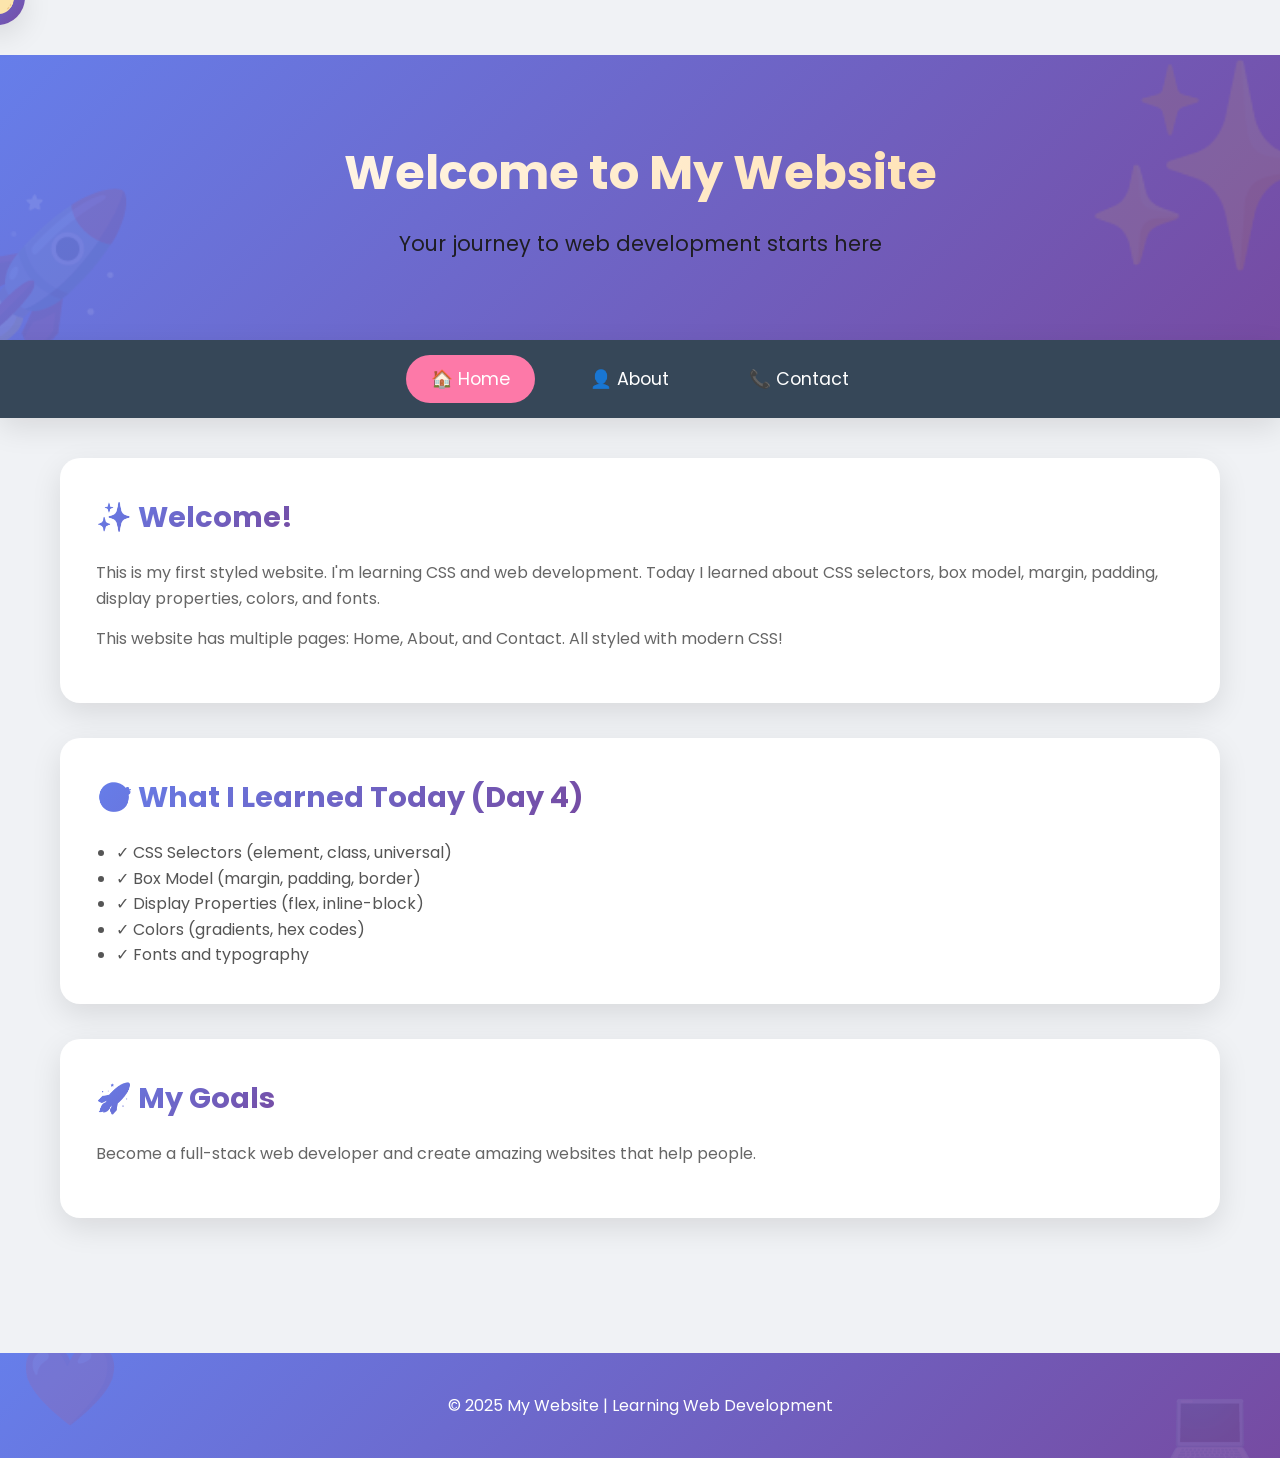
<file: index.html>
<!DOCTYPE html>
<html lang="en">
<head>
    <meta charset="UTF-8">
    <meta name="viewport" content="width=device-width, initial-scale=1.0">
    <title>Home - My Website</title>
    <link rel="stylesheet" href="style.css">
    <!-- Google Fonts -->
<link href="https://fonts.googleapis.com/css2?family=Poppins:wght@300;400;500;600;700;800&display=swap" rel="stylesheet">

<!-- Dark Mode Toggle Button - Body ke end se pehle -->
<button class="theme-toggle" onclick="toggleTheme()" data-tooltip="Switch Theme">
    🌓
</button>

<!-- Loading Animation -->
<div class="loader" id="loader">
    <div class="spinner"></div>
</div>

<script>
    // Dark Mode Toggle
    function toggleTheme() {
        const body = document.body;
        const currentTheme = body.getAttribute('data-theme');
        if (currentTheme === 'dark') {
            body.removeAttribute('data-theme');
            localStorage.setItem('theme', 'light');
        } else {
            body.setAttribute('data-theme', 'dark');
            localStorage.setItem('theme', 'dark');
        }
    }
    
    // Load saved theme
    const savedTheme = localStorage.getItem('theme');
    if (savedTheme === 'dark') {
        document.body.setAttribute('data-theme', 'dark');
    }
    
    // Hide loader
    window.addEventListener('load', function() {
        const loader = document.getElementById('loader');
        loader.classList.add('hide');
        setTimeout(() => {
            loader.style.display = 'none';
        }, 500);
    });
    
    // Scroll Reveal
    function isElementInViewport(el) {
        const rect = el.getBoundingClientRect();
        return (
            rect.top <= (window.innerHeight || document.documentElement.clientHeight) &&
            rect.bottom >= 0
        );
    }
    
    function handleScrollReveal() {
        const revealElements = document.querySelectorAll('.reveal');
        revealElements.forEach(el => {
            if (isElementInViewport(el)) {
                el.classList.add('active');
            }
        });
    }
    
    // Add reveal class to cards
    document.querySelectorAll('.card').forEach(card => {
        card.classList.add('reveal');
    });
    
    window.addEventListener('scroll', handleScrollReveal);
    window.addEventListener('load', handleScrollReveal);
</script>
</head>
<body>

<header>
    <h1>Welcome to My Website</h1>
    <p>Your journey to web development starts here</p>
</header>

<nav>
    <a href="index.html" class="active">🏠 Home</a>
    <a href="about.html">👤 About</a>
    <a href="contact.html">📞 Contact</a>
</nav>

<main class="container">
    <div class="card">
        <h2>✨ Welcome!</h2>
        <p>This is my first styled website. I'm learning CSS and web development. Today I learned about CSS selectors, box model, margin, padding, display properties, colors, and fonts.</p>
        <p>This website has multiple pages: Home, About, and Contact. All styled with modern CSS!</p>
    </div>

    <div class="card">
        <h2>🎯 What I Learned Today (Day 4)</h2>
        <ul style="margin-left: 20px; color: #555;">
            <li>✓ CSS Selectors (element, class, universal)</li>
            <li>✓ Box Model (margin, padding, border)</li>
            <li>✓ Display Properties (flex, inline-block)</li>
            <li>✓ Colors (gradients, hex codes)</li>
            <li>✓ Fonts and typography</li>
        </ul>
    </div>

    <div class="card">
        <h2>🚀 My Goals</h2>
        <p>Become a full-stack web developer and create amazing websites that help people.</p>
    </div>
</main>

<footer>
    <p>© 2025 My Website | Learning Web Development</p>
</footer>

</body>
</html>
</file>
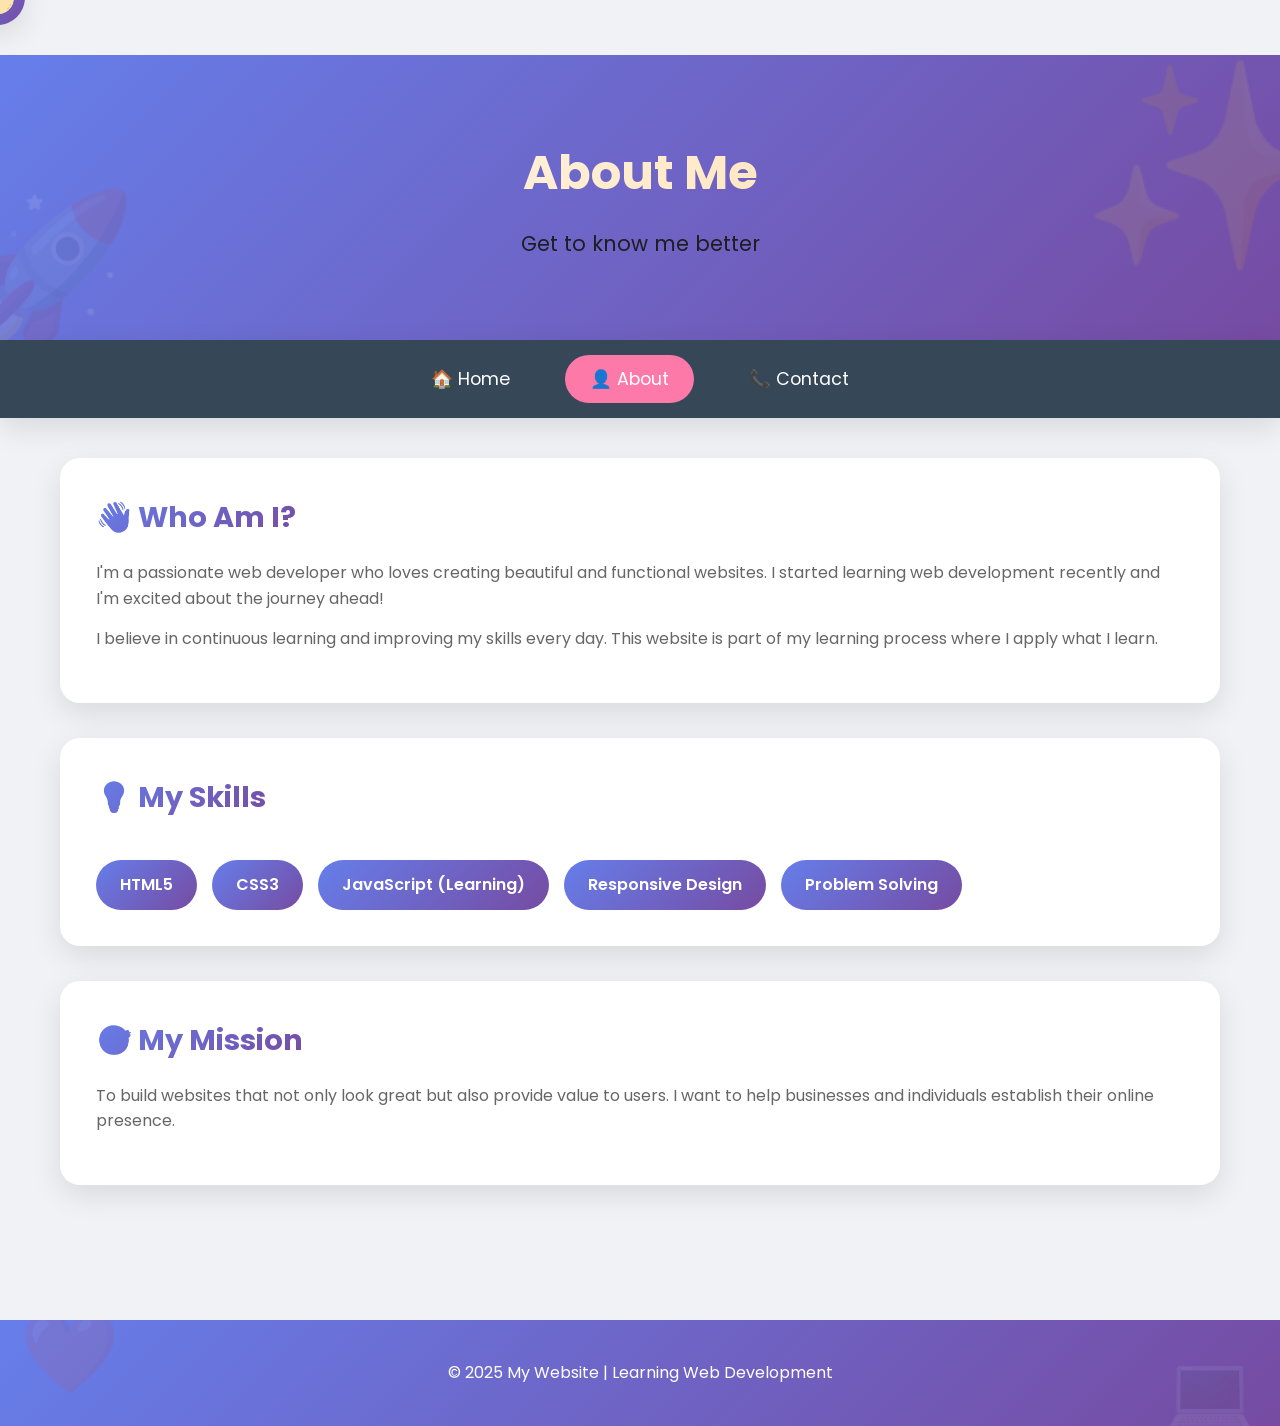
<file: about.html>
<!DOCTYPE html>
<html lang="en">
<head>
    <meta charset="UTF-8">
    <meta name="viewport" content="width=device-width, initial-scale=1.0">
    <title>About - My Website</title>
    <link rel="stylesheet" href="style.css">  
    <!-- Google Fonts -->
<link href="https://fonts.googleapis.com/css2?family=Poppins:wght@300;400;500;600;700;800&display=swap" rel="stylesheet">

<!-- Dark Mode Toggle Button - Body ke end se pehle -->
<button class="theme-toggle" onclick="toggleTheme()" data-tooltip="Switch Theme">
    🌓
</button>

<!-- Loading Animation -->
<div class="loader" id="loader">
    <div class="spinner"></div>
</div>

<script>
    // Dark Mode Toggle
    function toggleTheme() {
        const body = document.body;
        const currentTheme = body.getAttribute('data-theme');
        if (currentTheme === 'dark') {
            body.removeAttribute('data-theme');
            localStorage.setItem('theme', 'light');
        } else {
            body.setAttribute('data-theme', 'dark');
            localStorage.setItem('theme', 'dark');
        }
    }
    
    // Load saved theme
    const savedTheme = localStorage.getItem('theme');
    if (savedTheme === 'dark') {
        document.body.setAttribute('data-theme', 'dark');
    }
    
    // Hide loader
    window.addEventListener('load', function() {
        const loader = document.getElementById('loader');
        loader.classList.add('hide');
        setTimeout(() => {
            loader.style.display = 'none';
        }, 500);
    });
    
    // Scroll Reveal
    function isElementInViewport(el) {
        const rect = el.getBoundingClientRect();
        return (
            rect.top <= (window.innerHeight || document.documentElement.clientHeight) &&
            rect.bottom >= 0
        );
    }
    
    function handleScrollReveal() {
        const revealElements = document.querySelectorAll('.reveal');
        revealElements.forEach(el => {
            if (isElementInViewport(el)) {
                el.classList.add('active');
            }
        });
    }
    
    // Add reveal class to cards
    document.querySelectorAll('.card').forEach(card => {
        card.classList.add('reveal');
    });
    
    window.addEventListener('scroll', handleScrollReveal);
    window.addEventListener('load', handleScrollReveal);
</script>
</head>
<body>

<header>
    <h1>About Me</h1>
    <p>Get to know me better</p>
</header>

<nav>
    <a href="index.html">🏠 Home</a>
    <a href="about.html" class="active">👤 About</a>
    <a href="contact.html">📞 Contact</a>
</nav>

<main class="container">
    <div class="card">
        <h2>👋 Who Am I?</h2>
        <p>I'm a passionate web developer who loves creating beautiful and functional websites. I started learning web development recently and I'm excited about the journey ahead!</p>
        <p>I believe in continuous learning and improving my skills every day. This website is part of my learning process where I apply what I learn.</p>
    </div>

    <div class="card">
        <h2>💡 My Skills</h2>
        <div class="skills">
            <span class="skill-badge">HTML5</span>
            <span class="skill-badge">CSS3</span>
            <span class="skill-badge">JavaScript (Learning)</span>
            <span class="skill-badge">Responsive Design</span>
            <span class="skill-badge">Problem Solving</span>
        </div>
    </div>

    <div class="card">
        <h2>🎯 My Mission</h2>
        <p>To build websites that not only look great but also provide value to users. I want to help businesses and individuals establish their online presence.</p>
    </div>
</main>

<footer>
    <p>© 2025 My Website | Learning Web Development</p>
</footer>

</body>
</html>
</file>
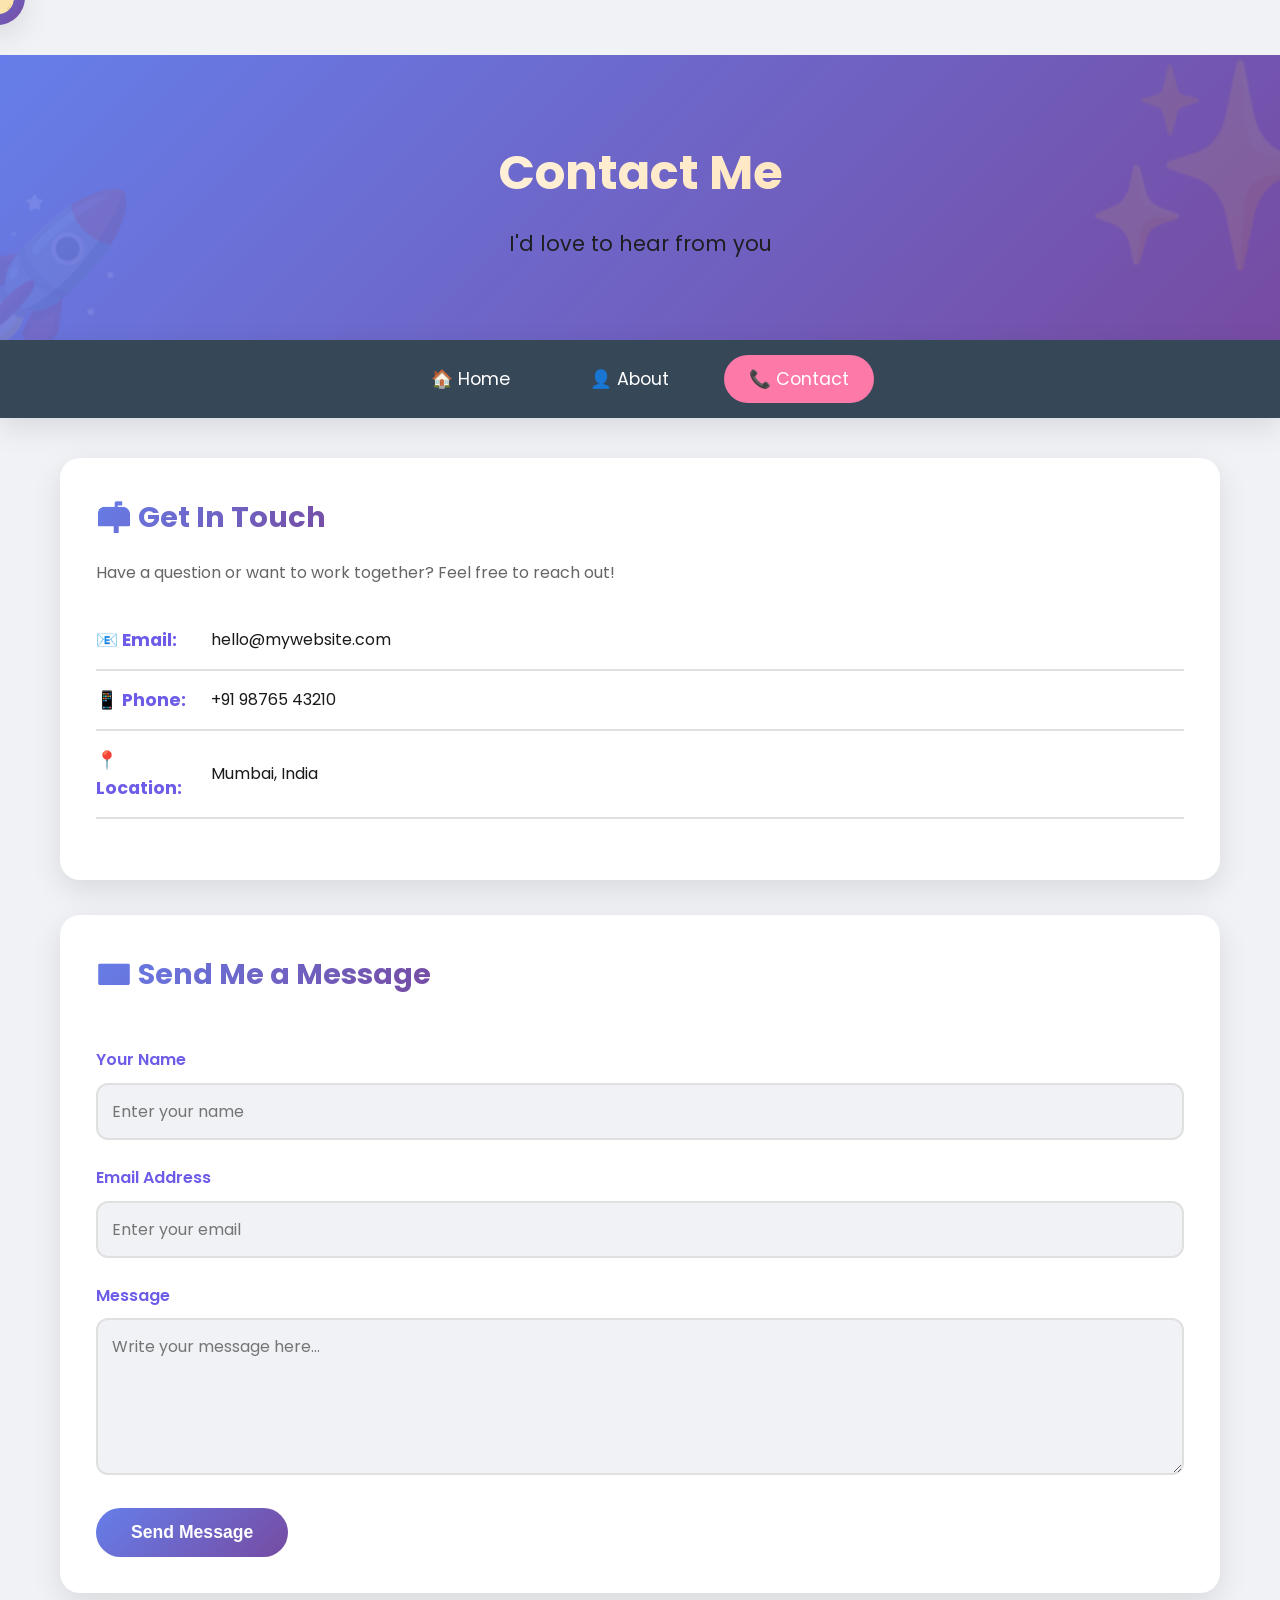
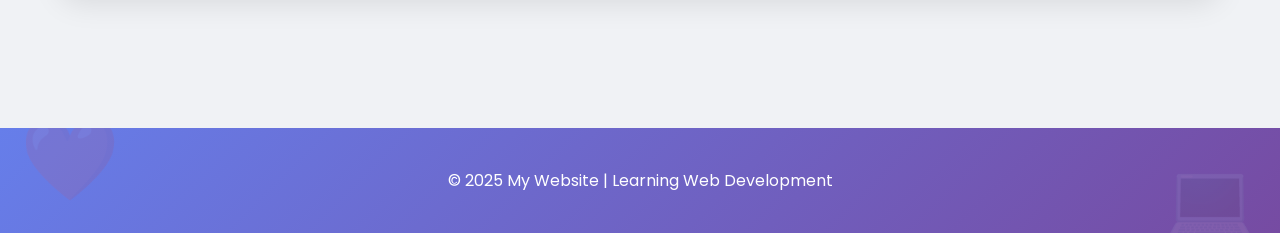
<file: contact.html>
<!DOCTYPE html>
<html lang="en">
<head>
    <meta charset="UTF-8">
    <meta name="viewport" content="width=device-width, initial-scale=1.0">
    <title>Contact - My Website</title>
    <link rel="stylesheet" href="style.css">
    <!-- Google Fonts -->
<link href="https://fonts.googleapis.com/css2?family=Poppins:wght@300;400;500;600;700;800&display=swap" rel="stylesheet">

<!-- Dark Mode Toggle Button - Body ke end se pehle -->
<button class="theme-toggle" onclick="toggleTheme()" data-tooltip="Switch Theme">
    🌓
</button>

<!-- Loading Animation -->
<div class="loader" id="loader">
    <div class="spinner"></div>
</div>

<script>
    // Dark Mode Toggle
    function toggleTheme() {
        const body = document.body;
        const currentTheme = body.getAttribute('data-theme');
        if (currentTheme === 'dark') {
            body.removeAttribute('data-theme');
            localStorage.setItem('theme', 'light');
        } else {
            body.setAttribute('data-theme', 'dark');
            localStorage.setItem('theme', 'dark');
        }
    }
    
    // Load saved theme
    const savedTheme = localStorage.getItem('theme');
    if (savedTheme === 'dark') {
        document.body.setAttribute('data-theme', 'dark');
    }
    
    // Hide loader
    window.addEventListener('load', function() {
        const loader = document.getElementById('loader');
        loader.classList.add('hide');
        setTimeout(() => {
            loader.style.display = 'none';
        }, 500);
    });
    
    // Scroll Reveal
    function isElementInViewport(el) {
        const rect = el.getBoundingClientRect();
        return (
            rect.top <= (window.innerHeight || document.documentElement.clientHeight) &&
            rect.bottom >= 0
        );
    }
    
    function handleScrollReveal() {
        const revealElements = document.querySelectorAll('.reveal');
        revealElements.forEach(el => {
            if (isElementInViewport(el)) {
                el.classList.add('active');
            }
        });
    }
    
    // Add reveal class to cards
    document.querySelectorAll('.card').forEach(card => {
        card.classList.add('reveal');
    });
    
    window.addEventListener('scroll', handleScrollReveal);
    window.addEventListener('load', handleScrollReveal);
</script>
</head>
<body>

<header>
    <h1>Contact Me</h1>
    <p>I'd love to hear from you</p>
</header>

<nav>
    <a href="index.html">🏠 Home</a>
    <a href="about.html">👤 About</a>
    <a href="contact.html" class="active">📞 Contact</a>
</nav>

<main class="container">
    <div class="card">
        <h2>📬 Get In Touch</h2>
        <p>Have a question or want to work together? Feel free to reach out!</p>
        
        <div class="contact-info">
            <div class="contact-item">
                <span class="contact-label">📧 Email:</span>
                <span class="contact-value">hello@mywebsite.com</span>
            </div>
            <div class="contact-item">
                <span class="contact-label">📱 Phone:</span>
                <span class="contact-value">+91 98765 43210</span>
            </div>
            <div class="contact-item">
                <span class="contact-label">📍 Location:</span>
                <span class="contact-value">Mumbai, India</span>
            </div>
        </div>
    </div>

    <div class="card">
        <h2>✉️ Send Me a Message</h2>
        <form class="contact-form">
            <div class="form-group">
                <label for="name">Your Name</label>
                <input type="text" id="name" placeholder="Enter your name">
            </div>
            
            <div class="form-group">
                <label for="email">Email Address</label>
                <input type="email" id="email" placeholder="Enter your email">
            </div>
            
            <div class="form-group">
                <label for="message">Message</label>
                <textarea id="message" rows="5" placeholder="Write your message here..."></textarea>
            </div>
            
            <button type="submit" class="submit-btn">Send Message</button>
        </form>
    </div>
</main>

<footer>
    <p>© 2025 My Website | Learning Web Development</p>
</footer>

</body>
</html>
</file>
<file: style.css>
/* ========================================
   MODERN WEBSITE CSS - Day 4 Complete
   Features: Responsive, Animations, Dark/Light Mode, Glassmorphism
   ======================================== */

/* ========== CSS VARIABLES (Dynamic Theme) ========== */
:root {
    /* Light Theme Colors */
    --primary-color: #6c5ce7;
    --secondary-color: #a29bfe;
    --accent-color: #fd79a8;
    --gradient-1: linear-gradient(135deg, #667eea 0%, #764ba2 100%);
    --gradient-2: linear-gradient(135deg, #f093fb 0%, #f5576c 100%);
    --gradient-3: linear-gradient(135deg, #4facfe 0%, #00f2fe 100%);
    --bg-color: #f0f2f5;
    --card-bg: #ffffff;
    --text-color: #1a1a1a;
    --text-light: #666666;
    --border-color: #e0e0e0;
    --shadow: 0 10px 30px rgba(0,0,0,0.1);
    --shadow-hover: 0 20px 40px rgba(0,0,0,0.15);
}

/* Dark Theme Variables */
[data-theme="dark"] {
    --bg-color: #1a1a2e;
    --card-bg: #16213e;
    --text-color: #eeeeee;
    --text-light: #aaaaaa;
    --border-color: #2c3e50;
    --shadow: 0 10px 30px rgba(0,0,0,0.3);
    --shadow-hover: 0 20px 40px rgba(0,0,0,0.4);
}

/* ========== RESET & BASE STYLES ========== */
* {
    margin: 0;
    padding: 0;
    box-sizing: border-box;
    transition: all 0.3s ease-in-out;
}

html {
    scroll-behavior: smooth;
}

body {
    font-family: 'Poppins', 'Segoe UI', Tahoma, Geneva, Verdana, sans-serif;
    background: var(--bg-color);
    color: var(--text-color);
    line-height: 1.6;
    overflow-x: hidden;
    transition: background 0.3s, color 0.3s;
}

/* ========== CUSTOM SCROLLBAR ========== */
::-webkit-scrollbar {
    width: 10px;
}

::-webkit-scrollbar-track {
    background: var(--bg-color);
}

::-webkit-scrollbar-thumb {
    background: var(--primary-color);
    border-radius: 10px;
}

::-webkit-scrollbar-thumb:hover {
    background: var(--secondary-color);
}

/* ========== TYPOGRAPHY & ANIMATIONS ========== */
@keyframes fadeInUp {
    from {
        opacity: 0;
        transform: translateY(30px);
    }
    to {
        opacity: 1;
        transform: translateY(0);
    }
}

@keyframes float {
    0%, 100% {
        transform: translateY(0px);
    }
    50% {
        transform: translateY(-20px);
    }
}

@keyframes pulse {
    0%, 100% {
        transform: scale(1);
    }
    50% {
        transform: scale(1.05);
    }
}

@keyframes shimmer {
    0% {
        background-position: -1000px 0;
    }
    100% {
        background-position: 1000px 0;
    }
}

@keyframes glow {
    0%, 100% {
        box-shadow: 0 0 5px var(--primary-color);
    }
    50% {
        box-shadow: 0 0 20px var(--primary-color);
    }
}

@keyframes slideInLeft {
    from {
        opacity: 0;
        transform: translateX(-50px);
    }
    to {
        opacity: 1;
        transform: translateX(0);
    }
}

@keyframes slideInRight {
    from {
        opacity: 0;
        transform: translateX(50px);
    }
    to {
        opacity: 1;
        transform: translateX(0);
    }
}

@keyframes rotateIn {
    from {
        opacity: 0;
        transform: rotate(-180deg);
    }
    to {
        opacity: 1;
        transform: rotate(0);
    }
}

/* ========== HEADER SECTION ========== */
header {
    background: var(--gradient-1);
    padding: 80px 20px;
    text-align: center;
    position: relative;
    overflow: hidden;
}

header::before {
    content: '✨';
    position: absolute;
    font-size: 200px;
    opacity: 0.1;
    top: -50px;
    right: -50px;
    animation: float 6s ease-in-out infinite;
}

header::after {
    content: '🚀';
    position: absolute;
    font-size: 150px;
    opacity: 0.1;
    bottom: -50px;
    left: -50px;
    animation: float 8s ease-in-out infinite reverse;
}

header h1 {
    font-size: 3rem;
    margin-bottom: 15px;
    animation: fadeInUp 0.8s ease-out;
    background: linear-gradient(135deg, #fff, #ffd89b);
    -webkit-background-clip: text;
    -webkit-text-fill-color: transparent;
    background-clip: text;
}

header p {
    font-size: 1.3rem;
    opacity: 0.95;
    animation: fadeInUp 0.8s ease-out 0.2s backwards;
}

/* ========== NAVIGATION - Glassmorphism ========== */
nav {
    background: rgba(44, 62, 80, 0.95);
    backdrop-filter: blur(10px);
    padding: 15px 20px;
    display: flex;
    justify-content: center;
    gap: 30px;
    position: sticky;
    top: 0;
    z-index: 1000;
    box-shadow: var(--shadow);
}

nav a {
    color: white;
    text-decoration: none;
    font-size: 1.1rem;
    padding: 10px 25px;
    border-radius: 50px;
    transition: all 0.3s;
    position: relative;
    overflow: hidden;
    display: inline-flex;
    align-items: center;
    gap: 8px;
}

nav a::before {
    content: '';
    position: absolute;
    top: 0;
    left: -100%;
    width: 100%;
    height: 100%;
    background: linear-gradient(90deg, transparent, rgba(255,255,255,0.2), transparent);
    transition: left 0.5s;
}

nav a:hover::before {
    left: 100%;
}

nav a:hover {
    background: var(--accent-color);
    transform: translateY(-3px);
}

nav a.active {
    background: var(--accent-color);
    animation: pulse 2s infinite;
}

/* ========== DARK MODE TOGGLE BUTTON ========== */
.theme-toggle {
    position: fixed;
    bottom: 30px;
    right: 30px;
    background: var(--gradient-1);
    color: white;
    width: 55px;
    height: 55px;
    border-radius: 50%;
    display: flex;
    align-items: center;
    justify-content: center;
    cursor: pointer;
    font-size: 1.8rem;
    z-index: 1000;
    box-shadow: var(--shadow);
    transition: all 0.3s;
    border: none;
}

.theme-toggle:hover {
    transform: scale(1.1) rotate(10deg);
    animation: glow 2s infinite;
}

/* ========== MAIN CONTAINER ========== */
.container {
    max-width: 1200px;
    margin: 0 auto;
    padding: 40px 20px;
}

/* ========== CARDS - Glassmorphism + Animations ========== */
.card {
    background: var(--card-bg);
    padding: 35px;
    margin-bottom: 35px;
    border-radius: 20px;
    box-shadow: var(--shadow);
    transition: all 0.4s;
    position: relative;
    overflow: hidden;
    border: 1px solid rgba(255,255,255,0.1);
    animation: fadeInUp 0.6s ease-out;
}

.card:hover {
    transform: translateY(-10px) scale(1.02);
    box-shadow: var(--shadow-hover);
}

.card::before {
    content: '';
    position: absolute;
    top: 0;
    left: 0;
    width: 100%;
    height: 5px;
    background: var(--gradient-1);
    transform: scaleX(0);
    transition: transform 0.4s;
}

.card:hover::before {
    transform: scaleX(1);
}

.card h2 {
    font-size: 1.8rem;
    margin-bottom: 20px;
    background: var(--gradient-1);
    -webkit-background-clip: text;
    -webkit-text-fill-color: transparent;
    background-clip: text;
    display: inline-flex;
    align-items: center;
    gap: 10px;
}

.card p {
    color: var(--text-light);
    margin-bottom: 15px;
}

/* ========== SKILL BADGES ========== */
.skills {
    display: flex;
    flex-wrap: wrap;
    gap: 15px;
    margin-top: 20px;
}

.skill-badge {
    background: var(--gradient-1);
    color: white;
    padding: 12px 24px;
    border-radius: 50px;
    font-size: 1rem;
    font-weight: 600;
    transition: all 0.3s;
    cursor: pointer;
    animation: fadeInUp 0.5s ease-out backwards;
    display: inline-flex;
    align-items: center;
    gap: 8px;
}

.skill-badge:nth-child(1) { animation-delay: 0.1s; }
.skill-badge:nth-child(2) { animation-delay: 0.2s; }
.skill-badge:nth-child(3) { animation-delay: 0.3s; }
.skill-badge:nth-child(4) { animation-delay: 0.4s; }
.skill-badge:nth-child(5) { animation-delay: 0.5s; }

.skill-badge:hover {
    transform: translateY(-5px) scale(1.05);
    box-shadow: var(--shadow);
}

/* ========== CONTACT SECTION ========== */
.contact-info {
    margin: 25px 0;
}

.contact-item {
    padding: 15px 0;
    border-bottom: 2px solid var(--border-color);
    display: flex;
    align-items: center;
    gap: 15px;
    transition: all 0.3s;
}

.contact-item:hover {
    transform: translateX(10px);
    border-bottom-color: var(--primary-color);
}

.contact-label {
    font-weight: bold;
    color: var(--primary-color);
    width: 100px;
    font-size: 1.1rem;
}

.contact-value {
    color: var(--text-color);
}

/* ========== FORM STYLING ========== */
.contact-form {
    margin-top: 30px;
}

.form-group {
    margin-bottom: 25px;
    animation: slideInLeft 0.5s ease-out backwards;
}

.form-group:nth-child(1) { animation-delay: 0.1s; }
.form-group:nth-child(2) { animation-delay: 0.2s; }
.form-group:nth-child(3) { animation-delay: 0.3s; }

.form-group label {
    display: block;
    margin-bottom: 10px;
    font-weight: 600;
    color: var(--primary-color);
    font-size: 1rem;
}

.form-group input,
.form-group textarea {
    width: 100%;
    padding: 14px;
    background: var(--bg-color);
    border: 2px solid var(--border-color);
    border-radius: 12px;
    font-family: inherit;
    font-size: 1rem;
    color: var(--text-color);
    transition: all 0.3s;
}

.form-group input:focus,
.form-group textarea:focus {
    outline: none;
    border-color: var(--primary-color);
    box-shadow: 0 0 10px rgba(108, 92, 231, 0.3);
    transform: scale(1.02);
}

.submit-btn {
    background: var(--gradient-1);
    color: white;
    padding: 14px 35px;
    border: none;
    border-radius: 50px;
    font-size: 1.1rem;
    font-weight: 600;
    cursor: pointer;
    transition: all 0.3s;
    position: relative;
    overflow: hidden;
    display: inline-flex;
    align-items: center;
    gap: 10px;
}

.submit-btn::before {
    content: '';
    position: absolute;
    top: 0;
    left: -100%;
    width: 100%;
    height: 100%;
    background: linear-gradient(90deg, transparent, rgba(255,255,255,0.3), transparent);
    transition: left 0.5s;
}

.submit-btn:hover::before {
    left: 100%;
}

.submit-btn:hover {
    transform: translateY(-3px);
    box-shadow: var(--shadow);
}

/* ========== FOOTER ========== */
footer {
    background: var(--gradient-1);
    color: white;
    text-align: center;
    padding: 40px;
    margin-top: 60px;
    position: relative;
    overflow: hidden;
}

footer::before {
    content: '❤️';
    position: absolute;
    font-size: 80px;
    opacity: 0.1;
    bottom: 10px;
    left: 20px;
    animation: float 3s ease-in-out infinite;
}

footer::after {
    content: '💻';
    position: absolute;
    font-size: 80px;
    opacity: 0.1;
    top: 10px;
    right: 20px;
    animation: float 4s ease-in-out infinite reverse;
}

/* ========== RESPONSIVE DESIGN ========== */
@media (max-width: 1024px) {
    .container {
        padding: 30px 15px;
    }
    
    header h1 {
        font-size: 2.5rem;
    }
}

@media (max-width: 768px) {
    nav {
        flex-direction: column;
        align-items: center;
        gap: 10px;
    }
    
    nav a {
        width: 80%;
        text-align: center;
        justify-content: center;
    }
    
    header h1 {
        font-size: 2rem;
    }
    
    header p {
        font-size: 1rem;
    }
    
    .card {
        padding: 25px;
    }
    
    .card h2 {
        font-size: 1.5rem;
    }
    
    .contact-item {
        flex-direction: column;
        align-items: flex-start;
        gap: 5px;
    }
    
    .contact-label {
        width: auto;
    }
    
    .skills {
        justify-content: center;
    }
    
    .theme-toggle {
        width: 45px;
        height: 45px;
        font-size: 1.5rem;
        bottom: 20px;
        right: 20px;
    }
}

@media (max-width: 480px) {
    header {
        padding: 50px 15px;
    }
    
    header h1 {
        font-size: 1.5rem;
    }
    
    .card {
        padding: 20px;
    }
    
    .skill-badge {
        padding: 8px 16px;
        font-size: 0.85rem;
    }
    
    .submit-btn {
        width: 100%;
        justify-content: center;
    }
}

/* ========== LOADING ANIMATION ========== */
.loader {
    position: fixed;
    top: 0;
    left: 0;
    width: 100%;
    height: 100%;
    background: var(--bg-color);
    display: flex;
    justify-content: center;
    align-items: center;
    z-index: 9999;
    transition: opacity 0.5s;
}

.loader.hide {
    opacity: 0;
    visibility: hidden;
}

.spinner {
    width: 50px;
    height: 50px;
    border: 5px solid var(--border-color);
    border-top-color: var(--primary-color);
    border-radius: 50%;
    animation: spin 1s linear infinite;
}

@keyframes spin {
    to {
        transform: rotate(360deg);
    }
}

/* ========== SCROLL REVEAL ANIMATION ========== */
.reveal {
    opacity: 0;
    transform: translateY(30px);
    transition: all 0.8s ease;
}

.reveal.active {
    opacity: 1;
    transform: translateY(0);
}

/* ========== TOOLTIP STYLES ========== */
[data-tooltip] {
    position: relative;
    cursor: pointer;
}

[data-tooltip]:before {
    content: attr(data-tooltip);
    position: absolute;
    bottom: 100%;
    left: 50%;
    transform: translateX(-50%);
    padding: 5px 10px;
    background: var(--primary-color);
    color: white;
    border-radius: 5px;
    font-size: 0.8rem;
    white-space: nowrap;
    opacity: 0;
    pointer-events: none;
    transition: opacity 0.3s;
}

[data-tooltip]:hover:before {
    opacity: 1;
}

/* ========== GLOW EFFECT ON ACTIVE ELEMENTS ========== */
.glow {
    animation: glow 2s infinite;
}

/* ========== GRADIENT TEXT UTILITY ========== */
.gradient-text {
    background: var(--gradient-1);
    -webkit-background-clip: text;
    -webkit-text-fill-color: transparent;
    background-clip: text;
}
</file>
